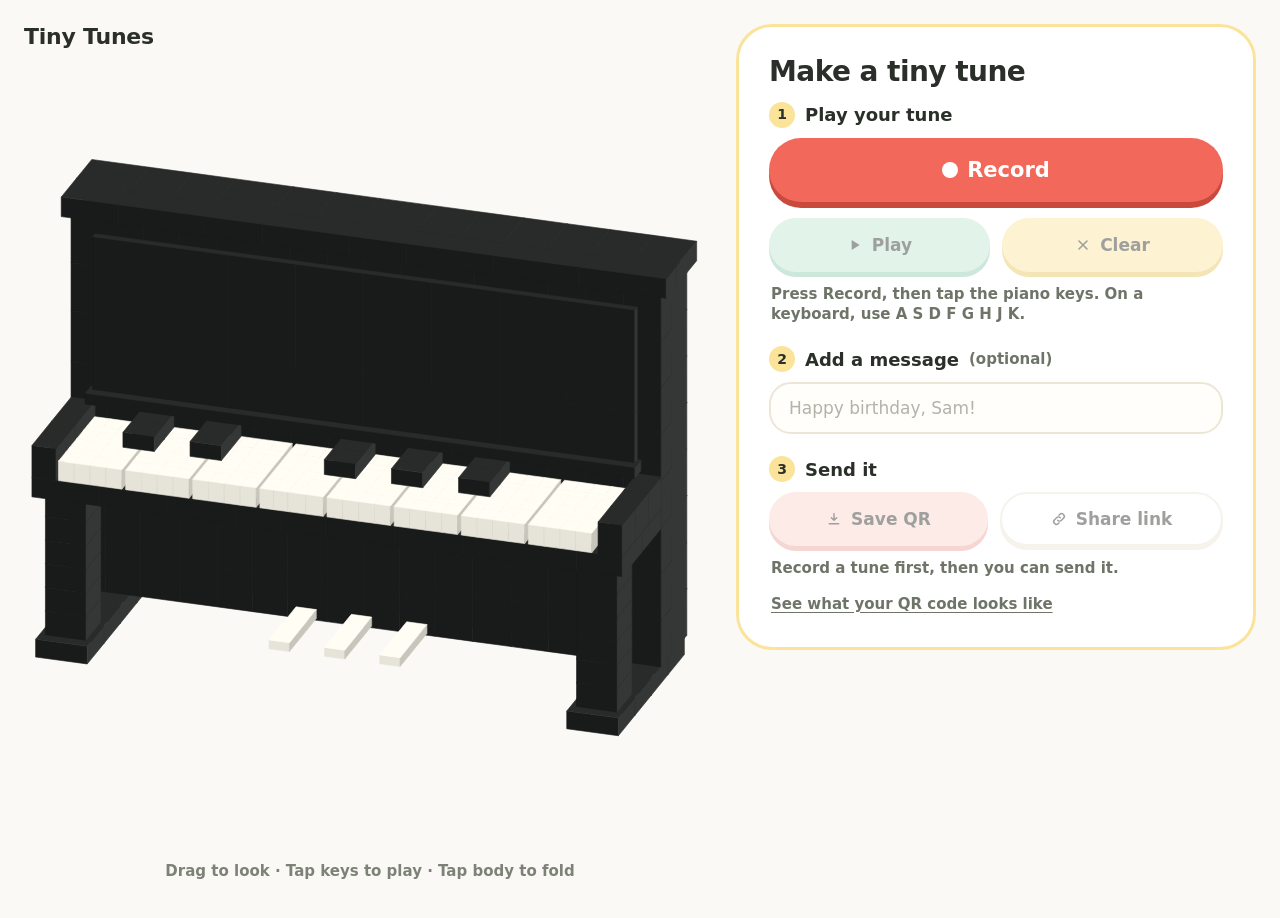
<file: index.html>
<!doctype html><html lang="en"><head><meta charset="utf-8"><meta name="viewport" content="width=device-width,initial-scale=1"><title>Tiny Tunes</title><meta name="description" content="Play a few notes, and send them as a QR code that unfolds into a little piano."><meta name="theme-color" content="#faf9f6"><meta property="og:type" content="website"><meta property="og:title" content="Tiny Tunes"><meta property="og:description" content="Play a few notes, and send them as a QR code that unfolds into a little piano."><meta property="og:url" content="https://zaichrista.github.io/Pocket-Grand/"><meta property="og:image" content="https://zaichrista.github.io/Pocket-Grand/og.png"><meta property="og:image:width" content="1200"><meta property="og:image:height" content="630"><meta name="twitter:card" content="summary_large_image"><meta name="twitter:title" content="Tiny Tunes"><meta name="twitter:description" content="Play a few notes, and send them as a QR code that unfolds into a little piano."><meta name="twitter:image" content="https://zaichrista.github.io/Pocket-Grand/og.png"><link rel="icon" href="data:image/svg+xml,%3Csvg xmlns='http://www.w3.org/2000/svg' viewBox='0 0 32 32'%3E%3Crect width='32' height='32' rx='7' fill='%23242622'/%3E%3Crect x='6' y='8' width='4' height='16' rx='1' fill='%23fffdf4'/%3E%3Crect x='11' y='8' width='4' height='16' rx='1' fill='%23fffdf4'/%3E%3Crect x='16' y='8' width='4' height='16' rx='1' fill='%23fffdf4'/%3E%3Crect x='21' y='8' width='4' height='16' rx='1' fill='%23fffdf4'/%3E%3Crect x='9' y='8' width='3' height='9' fill='%23c98a1b'/%3E%3Crect x='19' y='8' width='3' height='9' fill='%23c98a1b'/%3E%3C/svg%3E"><style>*{box-sizing:border-box}
:root{--ink:#2b2f2a;--soft:#6f7468;--cream:#faf9f6;--coral:#f2685a;--coral-d:#c94a3d;--mint:#bfe8d2;--mint-d:#8fcbb0;--butter:#fbe39a;--butter-d:#e8c75f;--line:#ece6d6;--font:ui-rounded,'SF Pro Rounded','Nunito','Segoe UI Variable Display',system-ui,sans-serif}
html,body,main{margin:0;width:100%;height:100%;overflow:hidden}
body{background:var(--cream);color:var(--ink);font:17px/1.4 var(--font)}
main{display:grid;place-items:center}
canvas{width:min(100vw,100dvh,1120px);height:min(100vw,100dvh,1120px);display:block;touch-action:none;cursor:pointer;outline:none;-webkit-tap-highlight-color:transparent;user-select:none;-webkit-user-select:none}
canvas:focus-visible,button:focus-visible,input:focus-visible{outline:3px solid #536758;outline-offset:3px}
canvas.pointer-focus:focus-visible{outline:none}
.brand{position:fixed;left:max(24px,env(safe-area-inset-left));top:max(26px,calc(env(safe-area-inset-top) + 10px));font:800 22px/1 var(--font);letter-spacing:-.01em;pointer-events:none}

/* ---- the bubbly menu ---- */
#menu{position:fixed;z-index:2;right:max(24px,env(safe-area-inset-right));top:max(24px,env(safe-area-inset-top));width:min(520px,calc(100vw - 32px));max-height:calc(100dvh - 48px);overflow:auto;padding:30px 30px 28px;background:#fff;border:3px solid var(--butter);border-radius:36px}
#menu h1{margin:0 0 14px;font:800 28px/1.1 var(--font);letter-spacing:-.02em}
.steps{list-style:none;margin:0;padding:0}.steps li{margin:0 0 22px}.steps li:last-child{margin-bottom:0}
.steps h2{display:flex;align-items:center;gap:10px;margin:0 0 10px;font:800 18px/1.2 var(--font)}
.steps h2 em{font-style:normal;font-weight:600;color:var(--soft);font-size:15px}
.steps h2 b{flex:none;display:grid;place-items:center;width:26px;height:26px;border-radius:50%;background:var(--butter);font-size:14px}
.status{margin:12px 2px 0;font-size:15px;line-height:1.35;color:var(--soft);font-weight:600}
#menu .link{margin-top:10px;background:none;padding:6px 2px;font-size:15px;color:var(--soft);text-decoration:underline;text-underline-offset:3px;box-shadow:none}
#menu .link:disabled{opacity:.4}
.steps h2+.pair{margin-top:0}.receiver{display:none}.received .receiver{display:block}.received .composer{display:none}
.got{margin:0 0 18px;font:italic 22px/1.35 Georgia,'Times New Roman',serif;color:#39433a;overflow-wrap:anywhere}
.receiver .ghost{width:100%;margin-top:14px;min-height:54px;border-radius:999px}
.lede{margin:8px 0 18px;color:var(--soft);font-size:16px}
#menu button{font:700 17px var(--font);cursor:pointer;display:inline-flex;align-items:center;justify-content:center;gap:9px;border:0;color:var(--ink);transition:transform .12s,box-shadow .12s,background .15s}
#menu button:disabled{cursor:default;opacity:.45}
.big{width:100%;min-height:64px;border-radius:999px;background:var(--coral);color:#fff!important;font-size:21px!important;box-shadow:0 6px 0 var(--coral-d)}
.big:hover:not(:disabled){transform:translateY(-2px);box-shadow:0 8px 0 var(--coral-d)}
.big:active:not(:disabled){transform:translateY(5px);box-shadow:0 1px 0 var(--coral-d)}
.dot{width:16px;height:16px;border-radius:50%;background:#fff}
.recording .big{background:#d9402f;animation:wobble 1.2s ease-in-out infinite}
.recording .dot{border-radius:5px;animation:pulse 1.1s ease-in-out infinite}
.pair{display:flex;gap:12px;margin-top:16px}
.pair button{flex:1;min-height:54px;border-radius:999px}
.mint{background:var(--mint);box-shadow:0 5px 0 var(--mint-d)}
.butter{background:var(--butter);box-shadow:0 5px 0 var(--butter-d)}
.blush{background:#fcd3cd;box-shadow:0 5px 0 #eba69d}
.blush:active:not(:disabled){transform:translateY(4px);box-shadow:0 1px 0 #eba69d}
.mint:hover:not(:disabled),.butter:hover:not(:disabled),.blush:hover:not(:disabled){transform:translateY(-2px)}
.mint:active:not(:disabled){transform:translateY(4px);box-shadow:0 1px 0 var(--mint-d)}
.butter:active:not(:disabled){transform:translateY(4px);box-shadow:0 1px 0 var(--butter-d)}
.chip{display:inline-flex;gap:7px;align-items:center;margin:20px 0 4px;padding:6px 14px;background:#fff7dc;border-radius:999px;font-weight:700;font-size:15px;color:#7a5c0b}
.field{display:block}
.field>span,.field label{display:block;margin-bottom:8px;font-weight:800;font-size:16px}
.field em{font-style:normal;font-weight:600;color:var(--soft);font-size:14px}
input{width:100%;padding:14px 18px;border:2px solid var(--line);border-radius:22px;background:#fffefb;color:var(--ink);font:600 17px var(--font);transition:border-color .15s,box-shadow .15s}
input::placeholder{color:#b1b4a8;font-weight:500}
input:focus{outline:none;border-color:var(--butter-d);box-shadow:0 0 0 5px #fbe39a66}
#error,#homeerr{display:block;margin-top:10px;color:#b23b27;font-weight:600;font-size:14px}
.steps .field{margin:0}
#where{margin-top:14px}#where label{display:block;margin-bottom:8px;font-weight:800;font-size:16px}#where[hidden],#error[hidden],#homeerr[hidden]{display:none}
.ghost{background:#fff!important;border:2px solid var(--line)!important;box-shadow:0 4px 0 var(--line)}
.ghost:hover{transform:translateY(-2px);border-color:var(--butter-d)!important}
.ghost:active{transform:translateY(3px);box-shadow:0 1px 0 var(--line)}
@keyframes pulse{50%{opacity:.4}}
@keyframes wobble{50%{transform:scale(1.015)}}

/* ---- message card + hint ---- */
.note{position:fixed;left:50%;top:max(76px,calc(env(safe-area-inset-top) + 60px));transform:translate(-50%,-6px);width:min(86vw,520px);margin:0;text-align:center;font:italic 24px/1.35 Georgia,'Times New Roman',serif;color:#39433a;opacity:0;pointer-events:none;transition:opacity .6s .3s,transform .6s .3s;overflow-wrap:anywhere}
.note.show{opacity:1;transform:translate(-50%,0)}
.hint{position:fixed;bottom:max(18px,env(safe-area-inset-bottom));left:20px;right:20px;text-align:center;font-size:15px;font-weight:600;color:#7d8277;pointer-events:none;margin:0}
.sr{position:absolute;width:1px;height:1px;overflow:hidden;clip-path:inset(50%)}
@media (prefers-reduced-motion:reduce){.recording .big,.recording .dot{animation:none}.note{transition:none}#menu button{transition:none}}

/* Wide screens: centred when there is room; otherwise it slides left (and, if it must, shrinks)
   just enough that the whole piano and QR stay clear of the menu. 0.88 is the piano's width
   as a share of the canvas, plus a little breathing room. */
@media (min-width:900px){
 :root{--menu:clamp(380px,42vw,520px);--res:calc(var(--menu) + 40px);
  --size:min(100vw,100dvh,1120px);
  --fit:min(var(--size),max(280px,calc((100vw - var(--res)) / .88)));
  --pr:max(0px,calc(2 * var(--res) + .88 * var(--fit) - 100vw))}
 #menu{width:var(--menu)}
 main{padding-right:var(--pr);grid-template-columns:minmax(0,1fr)}
 canvas{width:var(--fit);height:var(--fit)}
 .note{left:calc(50% - var(--pr) / 2)}
 .hint{right:var(--pr)}
}
/* Phones and small tablets: the menu is a bubbly sheet at the bottom. */
@media (max-width:899px){
 #menu{top:auto;bottom:max(12px,env(safe-area-inset-bottom));left:12px;right:12px;width:auto;transform:none;padding:18px 16px 16px;border-radius:30px;max-height:58dvh}
 .composer h1{display:none}.steps li{margin-bottom:12px}.steps h2{font-size:15px;margin-bottom:7px}.steps h2 b{width:22px;height:22px;font-size:12px}.status{margin-top:8px;font-size:13.5px}.received h1{font-size:22px;margin-bottom:8px}.got{font-size:19px;margin-bottom:12px}
 #menu{padding:14px 14px 14px}
 .big{min-height:54px}
 .pair{margin-top:10px;gap:8px}
 .pair button{min-height:46px}
 .send{margin-top:10px}
 .chip{margin:10px 0 0}
 .field{margin-top:10px}
 .field label{margin-bottom:6px}
  input{padding:11px 16px}
 main{place-items:start center;padding-top:60px}
 .hint{top:max(54px,calc(env(safe-area-inset-top) + 40px));bottom:auto;font-size:14px}
 .note{top:max(78px,calc(env(safe-area-inset-top) + 62px));font-size:17px;line-height:1.25;text-shadow:0 0 5px var(--cream),0 0 10px var(--cream),0 0 14px var(--cream)}
}
</style></head><body>
<header class="brand">Tiny Tunes</header>
<main><canvas id="scene" role="button" tabindex="0" aria-label="Turn the QR code into a playable piano"></canvas></main>
<noscript><p style="position:fixed;inset:40% 20px auto;text-align:center;font:600 18px system-ui">Tiny Tunes needs JavaScript to play piano and make QR codes.</p></noscript>
<p id="note" class="note" aria-live="polite"></p>
<aside id="menu" aria-label="Make a tiny tune">
<section class="composer">
<h1>Make a tiny tune</h1>
<ol class="steps">
<li><h2><b>1</b> Play your tune</h2>
<button id="rec" class="big" type="button" aria-pressed="false"><i class="dot" aria-hidden="true"></i><span>Record</span></button>
<div class="pair"><button id="playbtn" class="mint" type="button"><svg viewBox="0 0 24 24" width="16" height="16" fill="currentColor" aria-hidden="true"><path d="M7 4.5v15l12-7.5z"/></svg><span>Play</span></button><button id="clear" class="butter" type="button"><svg viewBox="0 0 24 24" width="16" height="16" fill="none" stroke="currentColor" stroke-width="2.4" stroke-linecap="round" aria-hidden="true"><path d="M6 6l12 12M18 6L6 18"/></svg><span>Clear</span></button></div>
<p id="status" class="status" aria-live="polite"></p></li>
<li><h2><b>2</b> Add a message <em>(optional)</em></h2>
<form class="field"><label class="sr" for="msg">Message</label><input id="msg" type="text" maxlength="80" autocomplete="off" placeholder="Happy birthday, Sam!"><small id="error" role="alert" hidden></small><div id="where" hidden><label for="home">Page address <em>(where you published this)</em></label><input id="home" type="url" inputmode="url" autocomplete="off" placeholder="https://you.github.io/tiny-tunes/"><small id="homeerr" role="alert" hidden></small></div></form></li>
<li><h2><b>3</b> Send it</h2>
<div class="pair"><button type="button" id="save" class="blush"><svg viewBox="0 0 24 24" width="16" height="16" fill="none" stroke="currentColor" stroke-width="2.2" stroke-linecap="round" stroke-linejoin="round" aria-hidden="true"><path d="M12 4v10m0 0l-4-4m4 4l4-4M5 19h14"/></svg><span>Save QR</span></button><button type="button" id="share" class="ghost"><svg viewBox="0 0 24 24" width="16" height="16" fill="none" stroke="currentColor" stroke-width="2.2" stroke-linecap="round" stroke-linejoin="round" aria-hidden="true"><path d="M10 14a4 4 0 005.7 0l3-3a4 4 0 00-5.7-5.7l-1 1M14 10a4 4 0 00-5.7 0l-3 3a4 4 0 005.7 5.7l1-1"/></svg><span>Share link</span></button></div>
<p id="sendnote" class="status"></p>
<button type="button" id="fold" class="link"></button></li>
</ol>
</section>
<section class="receiver">
<h1>You got a tiny tune</h1>
<p id="gotmsg" class="got"></p>
<button id="open" class="big" type="button"><svg viewBox="0 0 24 24" width="20" height="20" fill="currentColor" aria-hidden="true"><path d="M7 4.5v15l12-7.5z"/></svg><span>Open &amp; play</span></button>
<button id="mine" class="ghost" type="button"><span>Make your own</span></button>
</section>
</aside>
<p id="hint" class="hint"></p><p id="announce" class="sr" aria-live="polite"></p><script>const QRCode=(()=>{const factories={'QRUtil':function(module,exports,require){
var QRMode = require('./QRMode');
var QRPolynomial = require('./QRPolynomial');
var QRMath = require('./QRMath');
var QRMaskPattern = require('./QRMaskPattern');

var QRUtil = {

    PATTERN_POSITION_TABLE : [
        [],
        [6, 18],
        [6, 22],
        [6, 26],
        [6, 30],
        [6, 34],
        [6, 22, 38],
        [6, 24, 42],
        [6, 26, 46],
        [6, 28, 50],
        [6, 30, 54],        
        [6, 32, 58],
        [6, 34, 62],
        [6, 26, 46, 66],
        [6, 26, 48, 70],
        [6, 26, 50, 74],
        [6, 30, 54, 78],
        [6, 30, 56, 82],
        [6, 30, 58, 86],
        [6, 34, 62, 90],
        [6, 28, 50, 72, 94],
        [6, 26, 50, 74, 98],
        [6, 30, 54, 78, 102],
        [6, 28, 54, 80, 106],
        [6, 32, 58, 84, 110],
        [6, 30, 58, 86, 114],
        [6, 34, 62, 90, 118],
        [6, 26, 50, 74, 98, 122],
        [6, 30, 54, 78, 102, 126],
        [6, 26, 52, 78, 104, 130],
        [6, 30, 56, 82, 108, 134],
        [6, 34, 60, 86, 112, 138],
        [6, 30, 58, 86, 114, 142],
        [6, 34, 62, 90, 118, 146],
        [6, 30, 54, 78, 102, 126, 150],
        [6, 24, 50, 76, 102, 128, 154],
        [6, 28, 54, 80, 106, 132, 158],
        [6, 32, 58, 84, 110, 136, 162],
        [6, 26, 54, 82, 110, 138, 166],
        [6, 30, 58, 86, 114, 142, 170]
    ],

    G15 : (1 << 10) | (1 << 8) | (1 << 5) | (1 << 4) | (1 << 2) | (1 << 1) | (1 << 0),
    G18 : (1 << 12) | (1 << 11) | (1 << 10) | (1 << 9) | (1 << 8) | (1 << 5) | (1 << 2) | (1 << 0),
    G15_MASK : (1 << 14) | (1 << 12) | (1 << 10)    | (1 << 4) | (1 << 1),

    getBCHTypeInfo : function(data) {
        var d = data << 10;
        while (QRUtil.getBCHDigit(d) - QRUtil.getBCHDigit(QRUtil.G15) >= 0) {
            d ^= (QRUtil.G15 << (QRUtil.getBCHDigit(d) - QRUtil.getBCHDigit(QRUtil.G15) ) );    
        }
        return ( (data << 10) | d) ^ QRUtil.G15_MASK;
    },

    getBCHTypeNumber : function(data) {
        var d = data << 12;
        while (QRUtil.getBCHDigit(d) - QRUtil.getBCHDigit(QRUtil.G18) >= 0) {
            d ^= (QRUtil.G18 << (QRUtil.getBCHDigit(d) - QRUtil.getBCHDigit(QRUtil.G18) ) );    
        }
        return (data << 12) | d;
    },

    getBCHDigit : function(data) {

        var digit = 0;

        while (data !== 0) {
            digit++;
            data >>>= 1;
        }

        return digit;
    },

    getPatternPosition : function(typeNumber) {
        return QRUtil.PATTERN_POSITION_TABLE[typeNumber - 1];
    },

    getMask : function(maskPattern, i, j) {
        
        switch (maskPattern) {
            
        case QRMaskPattern.PATTERN000 : return (i + j) % 2 === 0;
        case QRMaskPattern.PATTERN001 : return i % 2 === 0;
        case QRMaskPattern.PATTERN010 : return j % 3 === 0;
        case QRMaskPattern.PATTERN011 : return (i + j) % 3 === 0;
        case QRMaskPattern.PATTERN100 : return (Math.floor(i / 2) + Math.floor(j / 3) ) % 2 === 0;
        case QRMaskPattern.PATTERN101 : return (i * j) % 2 + (i * j) % 3 === 0;
        case QRMaskPattern.PATTERN110 : return ( (i * j) % 2 + (i * j) % 3) % 2 === 0;
        case QRMaskPattern.PATTERN111 : return ( (i * j) % 3 + (i + j) % 2) % 2 === 0;

        default :
            throw new Error("bad maskPattern:" + maskPattern);
        }
    },

    getErrorCorrectPolynomial : function(errorCorrectLength) {

        var a = new QRPolynomial([1], 0);

        for (var i = 0; i < errorCorrectLength; i++) {
            a = a.multiply(new QRPolynomial([1, QRMath.gexp(i)], 0) );
        }

        return a;
    },

    getLengthInBits : function(mode, type) {

        if (1 <= type && type < 10) {

            // 1 - 9

            switch(mode) {
            case QRMode.MODE_NUMBER     : return 10;
            case QRMode.MODE_ALPHA_NUM  : return 9;
            case QRMode.MODE_8BIT_BYTE  : return 8;
            case QRMode.MODE_KANJI      : return 8;
            default :
                throw new Error("mode:" + mode);
            }

        } else if (type < 27) {

            // 10 - 26

            switch(mode) {
            case QRMode.MODE_NUMBER     : return 12;
            case QRMode.MODE_ALPHA_NUM  : return 11;
            case QRMode.MODE_8BIT_BYTE  : return 16;
            case QRMode.MODE_KANJI      : return 10;
            default :
                throw new Error("mode:" + mode);
            }

        } else if (type < 41) {

            // 27 - 40

            switch(mode) {
            case QRMode.MODE_NUMBER     : return 14;
            case QRMode.MODE_ALPHA_NUM  : return 13;
            case QRMode.MODE_8BIT_BYTE  : return 16;
            case QRMode.MODE_KANJI      : return 12;
            default :
                throw new Error("mode:" + mode);
            }

        } else {
            throw new Error("type:" + type);
        }
    },

    getLostPoint : function(qrCode) {
        
        var moduleCount = qrCode.getModuleCount();
        var lostPoint = 0;
        var row = 0; 
        var col = 0;

        
        // LEVEL1
        
        for (row = 0; row < moduleCount; row++) {

            for (col = 0; col < moduleCount; col++) {

                var sameCount = 0;
                var dark = qrCode.isDark(row, col);

                for (var r = -1; r <= 1; r++) {

                    if (row + r < 0 || moduleCount <= row + r) {
                        continue;
                    }

                    for (var c = -1; c <= 1; c++) {

                        if (col + c < 0 || moduleCount <= col + c) {
                            continue;
                        }

                        if (r === 0 && c === 0) {
                            continue;
                        }

                        if (dark === qrCode.isDark(row + r, col + c) ) {
                            sameCount++;
                        }
                    }
                }

                if (sameCount > 5) {
                    lostPoint += (3 + sameCount - 5);
                }
            }
        }

        // LEVEL2

        for (row = 0; row < moduleCount - 1; row++) {
            for (col = 0; col < moduleCount - 1; col++) {
                var count = 0;
                if (qrCode.isDark(row,     col    ) ) count++;
                if (qrCode.isDark(row + 1, col    ) ) count++;
                if (qrCode.isDark(row,     col + 1) ) count++;
                if (qrCode.isDark(row + 1, col + 1) ) count++;
                if (count === 0 || count === 4) {
                    lostPoint += 3;
                }
            }
        }

        // LEVEL3

        for (row = 0; row < moduleCount; row++) {
            for (col = 0; col < moduleCount - 6; col++) {
                if (qrCode.isDark(row, col) && 
                        !qrCode.isDark(row, col + 1) && 
                         qrCode.isDark(row, col + 2) && 
                         qrCode.isDark(row, col + 3) && 
                         qrCode.isDark(row, col + 4) && 
                        !qrCode.isDark(row, col + 5) && 
                         qrCode.isDark(row, col + 6) ) {
                    lostPoint += 40;
                }
            }
        }

        for (col = 0; col < moduleCount; col++) {
            for (row = 0; row < moduleCount - 6; row++) {
                if (qrCode.isDark(row, col) &&
                        !qrCode.isDark(row + 1, col) &&
                         qrCode.isDark(row + 2, col) &&
                         qrCode.isDark(row + 3, col) &&
                         qrCode.isDark(row + 4, col) &&
                        !qrCode.isDark(row + 5, col) &&
                         qrCode.isDark(row + 6, col) ) {
                    lostPoint += 40;
                }
            }
        }

        // LEVEL4
        
        var darkCount = 0;

        for (col = 0; col < moduleCount; col++) {
            for (row = 0; row < moduleCount; row++) {
                if (qrCode.isDark(row, col) ) {
                    darkCount++;
                }
            }
        }
        
        var ratio = Math.abs(100 * darkCount / moduleCount / moduleCount - 50) / 5;
        lostPoint += ratio * 10;

        return lostPoint;       
    }

};

module.exports = QRUtil;

},
'QRErrorCorrectLevel':function(module,exports,require){
module.exports = {
	L : 1,
	M : 0,
	Q : 3,
	H : 2
};


},
'index':function(module,exports,require){
//---------------------------------------------------------------------
// QRCode for JavaScript
//
// Copyright (c) 2009 Kazuhiko Arase
//
// URL: http://www.d-project.com/
//
// Licensed under the MIT license:
//   http://www.opensource.org/licenses/mit-license.php
//
// The word "QR Code" is registered trademark of 
// DENSO WAVE INCORPORATED
//   http://www.denso-wave.com/qrcode/faqpatent-e.html
//
//---------------------------------------------------------------------
// Modified to work in node for this project (and some refactoring)
//---------------------------------------------------------------------

var QR8bitByte = require('./QR8bitByte');
var QRUtil = require('./QRUtil');
var QRPolynomial = require('./QRPolynomial');
var QRRSBlock = require('./QRRSBlock');
var QRBitBuffer = require('./QRBitBuffer');

function QRCode(typeNumber, errorCorrectLevel) {
	this.typeNumber = typeNumber;
	this.errorCorrectLevel = errorCorrectLevel;
	this.modules = null;
	this.moduleCount = 0;
	this.dataCache = null;
	this.dataList = [];
}

QRCode.prototype = {
	
	addData : function(data) {
		var newData = new QR8bitByte(data);
		this.dataList.push(newData);
		this.dataCache = null;
	},
	
	isDark : function(row, col) {
		if (row < 0 || this.moduleCount <= row || col < 0 || this.moduleCount <= col) {
			throw new Error(row + "," + col);
		}
		return this.modules[row][col];
	},

	getModuleCount : function() {
		return this.moduleCount;
	},
	
	make : function() {
		// Calculate automatically typeNumber if provided is < 1
		if (this.typeNumber < 1 ){
			var typeNumber = 1;
			for (typeNumber = 1; typeNumber < 40; typeNumber++) {
				var rsBlocks = QRRSBlock.getRSBlocks(typeNumber, this.errorCorrectLevel);

				var buffer = new QRBitBuffer();
				var totalDataCount = 0;
				for (var i = 0; i < rsBlocks.length; i++) {
					totalDataCount += rsBlocks[i].dataCount;
				}

				for (var x = 0; x < this.dataList.length; x++) {
					var data = this.dataList[x];
					buffer.put(data.mode, 4);
					buffer.put(data.getLength(), QRUtil.getLengthInBits(data.mode, typeNumber) );
					data.write(buffer);
				}
				if (buffer.getLengthInBits() <= totalDataCount * 8)
					break;
			}
			this.typeNumber = typeNumber;
		}
		this.makeImpl(false, this.getBestMaskPattern() );
	},
	
	makeImpl : function(test, maskPattern) {
		
		this.moduleCount = this.typeNumber * 4 + 17;
		this.modules = new Array(this.moduleCount);
		
		for (var row = 0; row < this.moduleCount; row++) {
			
			this.modules[row] = new Array(this.moduleCount);
			
			for (var col = 0; col < this.moduleCount; col++) {
				this.modules[row][col] = null;//(col + row) % 3;
			}
		}
	
		this.setupPositionProbePattern(0, 0);
		this.setupPositionProbePattern(this.moduleCount - 7, 0);
		this.setupPositionProbePattern(0, this.moduleCount - 7);
		this.setupPositionAdjustPattern();
		this.setupTimingPattern();
		this.setupTypeInfo(test, maskPattern);
		
		if (this.typeNumber >= 7) {
			this.setupTypeNumber(test);
		}
	
		if (this.dataCache === null) {
			this.dataCache = QRCode.createData(this.typeNumber, this.errorCorrectLevel, this.dataList);
		}
	
		this.mapData(this.dataCache, maskPattern);
	},

	setupPositionProbePattern : function(row, col)  {
		
		for (var r = -1; r <= 7; r++) {
			
			if (row + r <= -1 || this.moduleCount <= row + r) continue;
			
			for (var c = -1; c <= 7; c++) {
				
				if (col + c <= -1 || this.moduleCount <= col + c) continue;
				
				if ( (0 <= r && r <= 6 && (c === 0 || c === 6) ) || 
                     (0 <= c && c <= 6 && (r === 0 || r === 6) ) || 
                     (2 <= r && r <= 4 && 2 <= c && c <= 4) ) {
					this.modules[row + r][col + c] = true;
				} else {
					this.modules[row + r][col + c] = false;
				}
			}		
		}		
	},
	
	getBestMaskPattern : function() {
	
		var minLostPoint = 0;
		var pattern = 0;
	
		for (var i = 0; i < 8; i++) {
			
			this.makeImpl(true, i);
	
			var lostPoint = QRUtil.getLostPoint(this);
	
			if (i === 0 || minLostPoint >  lostPoint) {
				minLostPoint = lostPoint;
				pattern = i;
			}
		}
	
		return pattern;
	},
	
	createMovieClip : function(target_mc, instance_name, depth) {
	
		var qr_mc = target_mc.createEmptyMovieClip(instance_name, depth);
		var cs = 1;
	
		this.make();

		for (var row = 0; row < this.modules.length; row++) {
			
			var y = row * cs;
			
			for (var col = 0; col < this.modules[row].length; col++) {
	
				var x = col * cs;
				var dark = this.modules[row][col];
			
				if (dark) {
					qr_mc.beginFill(0, 100);
					qr_mc.moveTo(x, y);
					qr_mc.lineTo(x + cs, y);
					qr_mc.lineTo(x + cs, y + cs);
					qr_mc.lineTo(x, y + cs);
					qr_mc.endFill();
				}
			}
		}
		
		return qr_mc;
	},

	setupTimingPattern : function() {
		
		for (var r = 8; r < this.moduleCount - 8; r++) {
			if (this.modules[r][6] !== null) {
				continue;
			}
			this.modules[r][6] = (r % 2 === 0);
		}
	
		for (var c = 8; c < this.moduleCount - 8; c++) {
			if (this.modules[6][c] !== null) {
				continue;
			}
			this.modules[6][c] = (c % 2 === 0);
		}
	},
	
	setupPositionAdjustPattern : function() {
	
		var pos = QRUtil.getPatternPosition(this.typeNumber);
		
		for (var i = 0; i < pos.length; i++) {
		
			for (var j = 0; j < pos.length; j++) {
			
				var row = pos[i];
				var col = pos[j];
				
				if (this.modules[row][col] !== null) {
					continue;
				}
				
				for (var r = -2; r <= 2; r++) {
				
					for (var c = -2; c <= 2; c++) {
					
						if (Math.abs(r) === 2 || 
                            Math.abs(c) === 2 ||
                            (r === 0 && c === 0) ) {
							this.modules[row + r][col + c] = true;
						} else {
							this.modules[row + r][col + c] = false;
						}
					}
				}
			}
		}
	},
	
	setupTypeNumber : function(test) {
	
		var bits = QRUtil.getBCHTypeNumber(this.typeNumber);
        var mod;
	
		for (var i = 0; i < 18; i++) {
			mod = (!test && ( (bits >> i) & 1) === 1);
			this.modules[Math.floor(i / 3)][i % 3 + this.moduleCount - 8 - 3] = mod;
		}
	
		for (var x = 0; x < 18; x++) {
			mod = (!test && ( (bits >> x) & 1) === 1);
			this.modules[x % 3 + this.moduleCount - 8 - 3][Math.floor(x / 3)] = mod;
		}
	},
	
	setupTypeInfo : function(test, maskPattern) {
	
		var data = (this.errorCorrectLevel << 3) | maskPattern;
		var bits = QRUtil.getBCHTypeInfo(data);
        var mod;
	
		// vertical		
		for (var v = 0; v < 15; v++) {
	
			mod = (!test && ( (bits >> v) & 1) === 1);
	
			if (v < 6) {
				this.modules[v][8] = mod;
			} else if (v < 8) {
				this.modules[v + 1][8] = mod;
			} else {
				this.modules[this.moduleCount - 15 + v][8] = mod;
			}
		}
	
		// horizontal
		for (var h = 0; h < 15; h++) {
	
			mod = (!test && ( (bits >> h) & 1) === 1);
			
			if (h < 8) {
				this.modules[8][this.moduleCount - h - 1] = mod;
			} else if (h < 9) {
				this.modules[8][15 - h - 1 + 1] = mod;
			} else {
				this.modules[8][15 - h - 1] = mod;
			}
		}
	
		// fixed module
		this.modules[this.moduleCount - 8][8] = (!test);
	
	},
	
	mapData : function(data, maskPattern) {
		
		var inc = -1;
		var row = this.moduleCount - 1;
		var bitIndex = 7;
		var byteIndex = 0;
		
		for (var col = this.moduleCount - 1; col > 0; col -= 2) {
	
			if (col === 6) col--;
	
			while (true) {
	
				for (var c = 0; c < 2; c++) {
					
					if (this.modules[row][col - c] === null) {
						
						var dark = false;
	
						if (byteIndex < data.length) {
							dark = ( ( (data[byteIndex] >>> bitIndex) & 1) === 1);
						}
	
						var mask = QRUtil.getMask(maskPattern, row, col - c);
	
						if (mask) {
							dark = !dark;
						}
						
						this.modules[row][col - c] = dark;
						bitIndex--;
	
						if (bitIndex === -1) {
							byteIndex++;
							bitIndex = 7;
						}
					}
				}
								
				row += inc;
	
				if (row < 0 || this.moduleCount <= row) {
					row -= inc;
					inc = -inc;
					break;
				}
			}
		}
		
	}

};

QRCode.PAD0 = 0xEC;
QRCode.PAD1 = 0x11;

QRCode.createData = function(typeNumber, errorCorrectLevel, dataList) {
	
	var rsBlocks = QRRSBlock.getRSBlocks(typeNumber, errorCorrectLevel);
	
	var buffer = new QRBitBuffer();
	
	for (var i = 0; i < dataList.length; i++) {
		var data = dataList[i];
		buffer.put(data.mode, 4);
		buffer.put(data.getLength(), QRUtil.getLengthInBits(data.mode, typeNumber) );
		data.write(buffer);
	}

	// calc num max data.
	var totalDataCount = 0;
	for (var x = 0; x < rsBlocks.length; x++) {
		totalDataCount += rsBlocks[x].dataCount;
	}

	if (buffer.getLengthInBits() > totalDataCount * 8) {
		throw new Error("code length overflow. (" + 
            buffer.getLengthInBits() + 
            ">" +  
            totalDataCount * 8 + 
            ")");
	}

	// end code
	if (buffer.getLengthInBits() + 4 <= totalDataCount * 8) {
		buffer.put(0, 4);
	}

	// padding
	while (buffer.getLengthInBits() % 8 !== 0) {
		buffer.putBit(false);
	}

	// padding
	while (true) {
		
		if (buffer.getLengthInBits() >= totalDataCount * 8) {
			break;
		}
		buffer.put(QRCode.PAD0, 8);
		
		if (buffer.getLengthInBits() >= totalDataCount * 8) {
			break;
		}
		buffer.put(QRCode.PAD1, 8);
	}

	return QRCode.createBytes(buffer, rsBlocks);
};

QRCode.createBytes = function(buffer, rsBlocks) {

	var offset = 0;
	
	var maxDcCount = 0;
	var maxEcCount = 0;
	
	var dcdata = new Array(rsBlocks.length);
	var ecdata = new Array(rsBlocks.length);
	
	for (var r = 0; r < rsBlocks.length; r++) {

		var dcCount = rsBlocks[r].dataCount;
		var ecCount = rsBlocks[r].totalCount - dcCount;

		maxDcCount = Math.max(maxDcCount, dcCount);
		maxEcCount = Math.max(maxEcCount, ecCount);
		
		dcdata[r] = new Array(dcCount);
		
		for (var i = 0; i < dcdata[r].length; i++) {
			dcdata[r][i] = 0xff & buffer.buffer[i + offset];
		}
		offset += dcCount;
		
		var rsPoly = QRUtil.getErrorCorrectPolynomial(ecCount);
		var rawPoly = new QRPolynomial(dcdata[r], rsPoly.getLength() - 1);

		var modPoly = rawPoly.mod(rsPoly);
		ecdata[r] = new Array(rsPoly.getLength() - 1);
		for (var x = 0; x < ecdata[r].length; x++) {
            var modIndex = x + modPoly.getLength() - ecdata[r].length;
			ecdata[r][x] = (modIndex >= 0)? modPoly.get(modIndex) : 0;
		}

	}
	
	var totalCodeCount = 0;
	for (var y = 0; y < rsBlocks.length; y++) {
		totalCodeCount += rsBlocks[y].totalCount;
	}

	var data = new Array(totalCodeCount);
	var index = 0;

	for (var z = 0; z < maxDcCount; z++) {
		for (var s = 0; s < rsBlocks.length; s++) {
			if (z < dcdata[s].length) {
				data[index++] = dcdata[s][z];
			}
		}
	}

	for (var xx = 0; xx < maxEcCount; xx++) {
		for (var t = 0; t < rsBlocks.length; t++) {
			if (xx < ecdata[t].length) {
				data[index++] = ecdata[t][xx];
			}
		}
	}

	return data;

};

module.exports = QRCode;

},
'QR8bitByte':function(module,exports,require){
var QRMode = require('./QRMode');

function QR8bitByte(data) {
	this.mode = QRMode.MODE_8BIT_BYTE;
	this.data = data;
}

QR8bitByte.prototype = {

	getLength : function() {
		return this.data.length;
	},
	
	write : function(buffer) {
		for (var i = 0; i < this.data.length; i++) {
			// not JIS ...
			buffer.put(this.data.charCodeAt(i), 8);
		}
	}
};

module.exports = QR8bitByte;

},
'QRRSBlock':function(module,exports,require){
var QRErrorCorrectLevel = require('./QRErrorCorrectLevel');

function QRRSBlock(totalCount, dataCount) {
	this.totalCount = totalCount;
	this.dataCount  = dataCount;
}

QRRSBlock.RS_BLOCK_TABLE = [

	// L
	// M
	// Q
	// H

	// 1
	[1, 26, 19],
	[1, 26, 16],
	[1, 26, 13],
	[1, 26, 9],
	
	// 2
	[1, 44, 34],
	[1, 44, 28],
	[1, 44, 22],
	[1, 44, 16],

	// 3
	[1, 70, 55],
	[1, 70, 44],
	[2, 35, 17],
	[2, 35, 13],

	// 4		
	[1, 100, 80],
	[2, 50, 32],
	[2, 50, 24],
	[4, 25, 9],
	
	// 5
	[1, 134, 108],
	[2, 67, 43],
	[2, 33, 15, 2, 34, 16],
	[2, 33, 11, 2, 34, 12],
	
	// 6
	[2, 86, 68],
	[4, 43, 27],
	[4, 43, 19],
	[4, 43, 15],
	
	// 7		
	[2, 98, 78],
	[4, 49, 31],
	[2, 32, 14, 4, 33, 15],
	[4, 39, 13, 1, 40, 14],
	
	// 8
	[2, 121, 97],
	[2, 60, 38, 2, 61, 39],
	[4, 40, 18, 2, 41, 19],
	[4, 40, 14, 2, 41, 15],
	
	// 9
	[2, 146, 116],
	[3, 58, 36, 2, 59, 37],
	[4, 36, 16, 4, 37, 17],
	[4, 36, 12, 4, 37, 13],
	
	// 10		
	[2, 86, 68, 2, 87, 69],
	[4, 69, 43, 1, 70, 44],
	[6, 43, 19, 2, 44, 20],
	[6, 43, 15, 2, 44, 16],

	// 11
	[4, 101, 81],
	[1, 80, 50, 4, 81, 51],
	[4, 50, 22, 4, 51, 23],
	[3, 36, 12, 8, 37, 13],

	// 12
	[2, 116, 92, 2, 117, 93],
	[6, 58, 36, 2, 59, 37],
	[4, 46, 20, 6, 47, 21],
	[7, 42, 14, 4, 43, 15],

	// 13
	[4, 133, 107],
	[8, 59, 37, 1, 60, 38],
	[8, 44, 20, 4, 45, 21],
	[12, 33, 11, 4, 34, 12],

	// 14
	[3, 145, 115, 1, 146, 116],
	[4, 64, 40, 5, 65, 41],
	[11, 36, 16, 5, 37, 17],
	[11, 36, 12, 5, 37, 13],

	// 15
	[5, 109, 87, 1, 110, 88],
	[5, 65, 41, 5, 66, 42],
	[5, 54, 24, 7, 55, 25],
	[11, 36, 12],

	// 16
	[5, 122, 98, 1, 123, 99],
	[7, 73, 45, 3, 74, 46],
	[15, 43, 19, 2, 44, 20],
	[3, 45, 15, 13, 46, 16],

	// 17
	[1, 135, 107, 5, 136, 108],
	[10, 74, 46, 1, 75, 47],
	[1, 50, 22, 15, 51, 23],
	[2, 42, 14, 17, 43, 15],

	// 18
	[5, 150, 120, 1, 151, 121],
	[9, 69, 43, 4, 70, 44],
	[17, 50, 22, 1, 51, 23],
	[2, 42, 14, 19, 43, 15],

	// 19
	[3, 141, 113, 4, 142, 114],
	[3, 70, 44, 11, 71, 45],
	[17, 47, 21, 4, 48, 22],
	[9, 39, 13, 16, 40, 14],

	// 20
	[3, 135, 107, 5, 136, 108],
	[3, 67, 41, 13, 68, 42],
	[15, 54, 24, 5, 55, 25],
	[15, 43, 15, 10, 44, 16],

	// 21
	[4, 144, 116, 4, 145, 117],
	[17, 68, 42],
	[17, 50, 22, 6, 51, 23],
	[19, 46, 16, 6, 47, 17],

	// 22
	[2, 139, 111, 7, 140, 112],
	[17, 74, 46],
	[7, 54, 24, 16, 55, 25],
	[34, 37, 13],

	// 23
	[4, 151, 121, 5, 152, 122],
	[4, 75, 47, 14, 76, 48],
	[11, 54, 24, 14, 55, 25],
	[16, 45, 15, 14, 46, 16],

	// 24
	[6, 147, 117, 4, 148, 118],
	[6, 73, 45, 14, 74, 46],
	[11, 54, 24, 16, 55, 25],
	[30, 46, 16, 2, 47, 17],

	// 25
	[8, 132, 106, 4, 133, 107],
	[8, 75, 47, 13, 76, 48],
	[7, 54, 24, 22, 55, 25],
	[22, 45, 15, 13, 46, 16],

	// 26
	[10, 142, 114, 2, 143, 115],
	[19, 74, 46, 4, 75, 47],
	[28, 50, 22, 6, 51, 23],
	[33, 46, 16, 4, 47, 17],

	// 27
	[8, 152, 122, 4, 153, 123],
	[22, 73, 45, 3, 74, 46],
	[8, 53, 23, 26, 54, 24],
	[12, 45, 15, 28, 46, 16],

	// 28
	[3, 147, 117, 10, 148, 118],
	[3, 73, 45, 23, 74, 46],
	[4, 54, 24, 31, 55, 25],
	[11, 45, 15, 31, 46, 16],

	// 29
	[7, 146, 116, 7, 147, 117],
	[21, 73, 45, 7, 74, 46],
	[1, 53, 23, 37, 54, 24],
	[19, 45, 15, 26, 46, 16],

	// 30
	[5, 145, 115, 10, 146, 116],
	[19, 75, 47, 10, 76, 48],
	[15, 54, 24, 25, 55, 25],
	[23, 45, 15, 25, 46, 16],

	// 31
	[13, 145, 115, 3, 146, 116],
	[2, 74, 46, 29, 75, 47],
	[42, 54, 24, 1, 55, 25],
	[23, 45, 15, 28, 46, 16],

	// 32
	[17, 145, 115],
	[10, 74, 46, 23, 75, 47],
	[10, 54, 24, 35, 55, 25],
	[19, 45, 15, 35, 46, 16],

	// 33
	[17, 145, 115, 1, 146, 116],
	[14, 74, 46, 21, 75, 47],
	[29, 54, 24, 19, 55, 25],
	[11, 45, 15, 46, 46, 16],

	// 34
	[13, 145, 115, 6, 146, 116],
	[14, 74, 46, 23, 75, 47],
	[44, 54, 24, 7, 55, 25],
	[59, 46, 16, 1, 47, 17],

	// 35
	[12, 151, 121, 7, 152, 122],
	[12, 75, 47, 26, 76, 48],
	[39, 54, 24, 14, 55, 25],
	[22, 45, 15, 41, 46, 16],

	// 36
	[6, 151, 121, 14, 152, 122],
	[6, 75, 47, 34, 76, 48],
	[46, 54, 24, 10, 55, 25],
	[2, 45, 15, 64, 46, 16],

	// 37
	[17, 152, 122, 4, 153, 123],
	[29, 74, 46, 14, 75, 47],
	[49, 54, 24, 10, 55, 25],
	[24, 45, 15, 46, 46, 16],

	// 38
	[4, 152, 122, 18, 153, 123],
	[13, 74, 46, 32, 75, 47],
	[48, 54, 24, 14, 55, 25],
	[42, 45, 15, 32, 46, 16],

	// 39
	[20, 147, 117, 4, 148, 118],
	[40, 75, 47, 7, 76, 48],
	[43, 54, 24, 22, 55, 25],
	[10, 45, 15, 67, 46, 16],

	// 40
	[19, 148, 118, 6, 149, 119],
	[18, 75, 47, 31, 76, 48],
	[34, 54, 24, 34, 55, 25],
	[20, 45, 15, 61, 46, 16]
];

QRRSBlock.getRSBlocks = function(typeNumber, errorCorrectLevel) {
	
	var rsBlock = QRRSBlock.getRsBlockTable(typeNumber, errorCorrectLevel);
	
	if (rsBlock === undefined) {
		throw new Error("bad rs block @ typeNumber:" + typeNumber + "/errorCorrectLevel:" + errorCorrectLevel);
	}

	var length = rsBlock.length / 3;
	
	var list = [];
	
	for (var i = 0; i < length; i++) {

		var count = rsBlock[i * 3 + 0];
		var totalCount = rsBlock[i * 3 + 1];
		var dataCount  = rsBlock[i * 3 + 2];

		for (var j = 0; j < count; j++) {
			list.push(new QRRSBlock(totalCount, dataCount) );	
		}
	}
	
	return list;
};

QRRSBlock.getRsBlockTable = function(typeNumber, errorCorrectLevel) {

	switch(errorCorrectLevel) {
	case QRErrorCorrectLevel.L :
		return QRRSBlock.RS_BLOCK_TABLE[(typeNumber - 1) * 4 + 0];
	case QRErrorCorrectLevel.M :
		return QRRSBlock.RS_BLOCK_TABLE[(typeNumber - 1) * 4 + 1];
	case QRErrorCorrectLevel.Q :
		return QRRSBlock.RS_BLOCK_TABLE[(typeNumber - 1) * 4 + 2];
	case QRErrorCorrectLevel.H :
		return QRRSBlock.RS_BLOCK_TABLE[(typeNumber - 1) * 4 + 3];
	default :
		return undefined;
	}
};

module.exports = QRRSBlock;

},
'QRMath':function(module,exports,require){
var QRMath = {

	glog : function(n) {
	
		if (n < 1) {
			throw new Error("glog(" + n + ")");
		}
		
		return QRMath.LOG_TABLE[n];
	},
	
	gexp : function(n) {
	
		while (n < 0) {
			n += 255;
		}
	
		while (n >= 256) {
			n -= 255;
		}
	
		return QRMath.EXP_TABLE[n];
	},
	
	EXP_TABLE : new Array(256),
	
	LOG_TABLE : new Array(256)

};
	
for (var i = 0; i < 8; i++) {
	QRMath.EXP_TABLE[i] = 1 << i;
}
for (var i = 8; i < 256; i++) {
	QRMath.EXP_TABLE[i] = QRMath.EXP_TABLE[i - 4]
		^ QRMath.EXP_TABLE[i - 5]
		^ QRMath.EXP_TABLE[i - 6]
		^ QRMath.EXP_TABLE[i - 8];
}
for (var i = 0; i < 255; i++) {
	QRMath.LOG_TABLE[QRMath.EXP_TABLE[i] ] = i;
}

module.exports = QRMath;

},
'QRPolynomial':function(module,exports,require){
var QRMath = require('./QRMath');

function QRPolynomial(num, shift) {
	if (num.length === undefined) {
		throw new Error(num.length + "/" + shift);
	}

	var offset = 0;

	while (offset < num.length && num[offset] === 0) {
		offset++;
	}

	this.num = new Array(num.length - offset + shift);
	for (var i = 0; i < num.length - offset; i++) {
		this.num[i] = num[i + offset];
	}
}

QRPolynomial.prototype = {

	get : function(index) {
		return this.num[index];
	},
	
	getLength : function() {
		return this.num.length;
	},
	
	multiply : function(e) {
	
		var num = new Array(this.getLength() + e.getLength() - 1);
	
		for (var i = 0; i < this.getLength(); i++) {
			for (var j = 0; j < e.getLength(); j++) {
				num[i + j] ^= QRMath.gexp(QRMath.glog(this.get(i) ) + QRMath.glog(e.get(j) ) );
			}
		}
	
		return new QRPolynomial(num, 0);
	},
	
	mod : function(e) {
	
		if (this.getLength() - e.getLength() < 0) {
			return this;
		}
	
		var ratio = QRMath.glog(this.get(0) ) - QRMath.glog(e.get(0) );
	
		var num = new Array(this.getLength() );
		
		for (var i = 0; i < this.getLength(); i++) {
			num[i] = this.get(i);
		}
		
		for (var x = 0; x < e.getLength(); x++) {
			num[x] ^= QRMath.gexp(QRMath.glog(e.get(x) ) + ratio);
		}
	
		// recursive call
		return new QRPolynomial(num, 0).mod(e);
	}
};

module.exports = QRPolynomial;

},
'QRMode':function(module,exports,require){
module.exports = {
    MODE_NUMBER :       1 << 0,
    MODE_ALPHA_NUM :    1 << 1,
    MODE_8BIT_BYTE :    1 << 2,
    MODE_KANJI :        1 << 3
};

},
'QRBitBuffer':function(module,exports,require){
function QRBitBuffer() {
	this.buffer = [];
	this.length = 0;
}

QRBitBuffer.prototype = {

	get : function(index) {
		var bufIndex = Math.floor(index / 8);
		return ( (this.buffer[bufIndex] >>> (7 - index % 8) ) & 1) == 1;
	},
	
	put : function(num, length) {
		for (var i = 0; i < length; i++) {
			this.putBit( ( (num >>> (length - i - 1) ) & 1) == 1);
		}
	},
	
	getLengthInBits : function() {
		return this.length;
	},
	
	putBit : function(bit) {
	
		var bufIndex = Math.floor(this.length / 8);
		if (this.buffer.length <= bufIndex) {
			this.buffer.push(0);
		}
	
		if (bit) {
			this.buffer[bufIndex] |= (0x80 >>> (this.length % 8) );
		}
	
		this.length++;
	}
};

module.exports = QRBitBuffer;

},
'QRMaskPattern':function(module,exports,require){
module.exports = {
	PATTERN000 : 0,
	PATTERN001 : 1,
	PATTERN010 : 2,
	PATTERN011 : 3,
	PATTERN100 : 4,
	PATTERN101 : 5,
	PATTERN110 : 6,
	PATTERN111 : 7
};

}};const cache={};function load(id){id=id.replace('./','');if(!cache[id]){const mod={exports:{}};cache[id]=mod;factories[id](mod,mod.exports,load)}return cache[id].exports}return load('index')})();</script><script>'use strict';
const $=id=>document.getElementById(id);
const scene=$('scene'), ctx=scene.getContext('2d');
let modules=[], code, link, phase=0, goal=0, frame, audio, hits=[], pressed=new Map();
// Tiny Tunes state: a tune is a row of steps, each a key (0-12) or a rest (null).
const CH='0123456789abc', STEP=230, MAX=96, TWINKLE='0077997.5544220';
let runId=0, steps=[], rec=null, timers=[], playing=false, received=false, autoplay=false, typing;
const unpack=s=>[...s].slice(0,MAX).map(c=>{const n=CH.indexOf(c);return n<0?null:n});
const pack=()=>steps.map(n=>n===null||n===undefined?'.':CH[n]).join('').replace(/\.+$/,'');
const orders=new Map();
const notes=()=>steps.filter(n=>n!=null).length;
const white=[0,2,4,5,7,9,11,12], black=[1,3,null,6,8,10];
const keys='awsedftgyhujk';
let yaw=.32, pitch=.42, pointer=null;
const clamp=x=>Math.max(0,Math.min(1,x));
function parts(){
 const list=[];
 function add(dark,name,x,y,z,w,d,h,note=null){list.push({dark,name,x,y,z,w,d,h,note,volume:w*d*h})}
 // A shallow, tall cabinet with projecting keyboard, feet and pedals.
 add(true,'cabinet',0,3.2,.6,16,2.1,10.5);
 add(true,'cap',-.2,3,11.1,16.4,2.5,.55);
 add(true,'rail',0,0,4.5,16,3.2,.55);
 add(true,'rail',0,0,5.05,.65,3.2,.9);
 add(true,'rail',15.35,0,5.05,.65,3.2,.9);
 // The shelf rests just above the black keys, and the panel starts where the shelf ends: no overlaps.
 add(true,'panel',.65,3,6.35,14.7,.2,4.3);
 add(true,'rail',.55,2.7,6.05,14.9,.5,.3);
 for(const x of [.25,14.65]){
  add(true,'leg',x,.35,.5,1.1,1.2,4);
  add(true,'foot',x-.15,0,0,1.4,5.4,.5);
 }
 // Pale rear soundboard also gives the white QR modules a substantial home.
 add(false,'soundboard',.65,5.3,1.1,14.7,.28,9.4);
 for(const x of [6.1,7.6,9.1])add(false,'pedal',x,1,.65,.55,2.2,.25);
 white.forEach((note,i)=>add(false,'key',.72+i*1.82,0,5.06,1.72,2.95,.55,note));
 black.forEach((note,i)=>{if(note!==null)add(true,'key',2.02+i*1.82,1.35,5.61,.85,1.6,.42,note)});
 return list;
}
// Fitted pieces preserve the QR mapping while forming a continuous cabinet.
function split(box,count,out){
 if(count===1){out.push(box);return}
 const axes=[['x','w'],['y','d'],['z','h']].sort((a,b)=>box[b[1]]-box[a[1]]);
 const [pos,size]=axes[0],left=Math.floor(count/2),length=box[size]*left/count;
 split({...box,[size]:length},left,out);
 split({...box,[pos]:box[pos]+length,[size]:box[size]-length},count-left,out);
}
function assign(sources,parts){
 const total=parts.reduce((s,p)=>s+p.volume,0),spare=sources.length-parts.length;
 let weight=0,assigned=0;const targets=[];
 for(const p of parts){weight+=p.volume;let upto=Math.round(weight/total*spare);split(p,1+upto-assigned,targets);assigned=upto}
 // Nearby modules travel together; colour and source identity stay fixed throughout.
 sources.sort((a,b)=>a.col-b.col||a.row-b.row);
 targets.sort((a,b)=>(a.x+.46*a.y)-(b.x+.46*b.y)||a.y-b.y);
 return sources.map((s,i)=>({...s,...targets[i]}));
}
// keep=true swaps in a fresh QR without refolding the piano (used while composing).
function generate(raw,keep){
 const url=new URL(raw);if(!['http:','https:'].includes(url.protocol)||url.href.length>2200)throw Error();
 const next=new QRCode(-1,1);next.addData(url.href);next.make();
 const sources=[[],[]];next.modules.forEach((row,r)=>row.forEach((dark,c)=>sources[+dark].push({row:r,col:c})));
 const shape=parts();const blocks=sources.flatMap((cells,i)=>assign(cells,shape.filter(p=>+p.dark===i)));
 if(!keep){cancelAnimationFrame(frame);phase=goal=0}
 code=next;link=url.href;modules=blocks;orders.clear();draw();describe();
}
function describe(){
 let label=!goal?(received?'Someone sent you a tiny tune · Tap to unfold':'Tap to unfold the piano')
  :rec?(rec.t0===null?'Recording · Play your first note to begin':'Recording · Press stop when you are done')
  :playing?'Playing…':'Drag to look · Tap keys to play · Tap body to fold';
 scene.ariaLabel=label+' · Keyboard: A W S E D F T G Y H U J K. R records, P plays. Arrow keys rotate. Enter folds.';
 scene.removeAttribute('title');$('announce').textContent=label;$('hint').textContent=received&&!goal&&!rec?'':label;
 scene.style.cursor=goal?'grab':'pointer';sync();
}
// Keeps the menu controls, message card and button states in step with the app state.
function sync(){
 const n=notes(),msg=$('msg').value.trim(),busy=!!rec,got=received&&!busy;
 document.body.classList.toggle('recording',busy);document.body.classList.toggle('received',got);
 // Step 1: record and listen
 $('rec').setAttribute('aria-pressed',busy);$('rec').lastElementChild.textContent=busy?'Stop':n?'Record again':'Record';
 $('playbtn').lastElementChild.textContent=playing?'Pause':'Play';$('playbtn').disabled=!n||busy;$('clear').disabled=!n&&!busy;
 $('status').textContent=busy?(rec.t0===null?'Now tap the piano keys. Your first note starts the recording.':`Recording ${n} note${n===1?'':'s'}. Tap Stop when you are done.`)
  :playing?'Playing your tune…'
  :n?`${n} note${n===1?'':'s'} recorded. Press Play to hear it, or Record again to start over.`
  :'Press Record, then tap the piano keys. On a keyboard, use A S D F G H J K.';
 // Step 3: send
 const ready=readiness();
 $('save').disabled=$('share').disabled=!n||busy||!ready;
 $('where').hidden=!needsAddress();
 $('sendnote').textContent=n&&!busy?'Whoever scans the QR code hears your tune.':'Record a tune first, then you can send it.';
 $('fold').textContent=goal?'See what your QR code looks like':'Back to the piano';$('fold').disabled=busy;
 // What a person who was sent a tune sees
 $('gotmsg').textContent=msg?`\u201c${msg}\u201d`:'Someone made you a little tune.';
 $('open').lastElementChild.textContent=!goal?'Open & play':playing?'Pause':'Play again';
 $('note').textContent=msg;$('note').classList.toggle('show',!!(goal&&msg));
}
function project(x,y,z){
 x-=8;y-=2.7;z-=5.8;
 const rx=x*Math.cos(yaw)+y*Math.sin(yaw), ry=-x*Math.sin(yaw)+y*Math.cos(yaw);
 return [400+38*rx,400-38*(z*Math.cos(pitch)+ry*Math.sin(pitch)),z*Math.sin(pitch)-ry*Math.cos(pitch)];
}
// ---- Exact back-to-front order for the settled piano ----
// Sorting by average depth breaks when neighbouring bricks differ in size, which showed up as
// stray triangles and dashes. For axis-aligned boxes the true order depends only on which way
// the camera leans (the signs of its direction), so we work it out once per lean and cache it.
// A box must be painted before another when it sits entirely behind it along some axis and
// is never in front of it along another.
function backToFront(gx,gy){
 const n=modules.length,g=[gx,gy,1],lo=new Float64Array(3*n),hi=new Float64Array(3*n),E=1e-6;
 for(let i=0;i<n;i++){const m=modules[i];lo[3*i]=m.x;hi[3*i]=m.x+m.w;lo[3*i+1]=m.y;hi[3*i+1]=m.y+m.d;lo[3*i+2]=m.z;hi[3*i+2]=m.z+m.h}
 let cap=1<<18,from=new Int32Array(cap),to=new Int32Array(cap),ne=0;
 for(let a=0;a<n;a++)for(let b=a+1;b<n;b++){
  let behind=false,front=false;
  for(let k=0;k<3;k++){
   const al=lo[3*a+k],ah=hi[3*a+k],bl=lo[3*b+k],bh=hi[3*b+k];
   if(g[k]>0){if(ah<=bl+E)behind=true;else if(bh<=al+E)front=true}
   else{if(al>=bh-E)behind=true;else if(bl>=ah-E)front=true}
  }
  if(behind===front)continue;
  if(ne===cap){cap*=2;const f=new Int32Array(cap),t=new Int32Array(cap);f.set(from);t.set(to);from=f;to=t}
  if(behind){from[ne]=a;to[ne++]=b}else{from[ne]=b;to[ne++]=a}
 }
 const start=new Int32Array(n+1),indeg=new Int32Array(n),next=new Int32Array(ne);
 for(let e=0;e<ne;e++){start[from[e]+1]++;indeg[to[e]]++}
 for(let i=0;i<n;i++)start[i+1]+=start[i];
 const fill=start.slice(0,n);for(let e=0;e<ne;e++)next[fill[from[e]]++]=to[e];
 const out=[],queue=[];for(let i=0;i<n;i++)if(!indeg[i])queue.push(i);
 for(let h=0;h<queue.length;h++){const a=queue[h];out.push(a);for(let e=start[a];e<start[a+1];e++)if(!--indeg[next[e]])queue.push(next[e])}
 if(out.length<n){ // a rare tie: paint whatever is left by average depth
  const done=new Set(out),depth=i=>g[0]*(lo[3*i]+hi[3*i])+g[1]*(lo[3*i+1]+hi[3*i+1])+g[2]*(lo[3*i+2]+hi[3*i+2]);
  const rest=[];for(let i=0;i<n;i++)if(!done.has(i))rest.push(i);
  rest.sort((a,b)=>depth(a)-depth(b));out.push(...rest);
 }
 return out;
}
function drawSolid(){
 const gx=Math.sin(yaw)>=0?1:-1,gy=Math.cos(yaw)>=0?-1:1,key=gx+2*gy;
 let list=orders.get(key);if(!list){list=backToFront(gx,gy);orders.set(key,list)}
 const front=gy<0?[0,1,5,4]:[2,6,7,3],side=gx>0?[1,3,7,5]:[0,4,6,2];
 hits=[];
 for(const i of list){
  const m=modules[i],lit=m.note!==null&&pressed.has(m.note),drop=lit?.16:0;
  const palette=lit?(m.dark?['#9a7620','#b58a2a','#6b5116']:['#ffe9a3','#d8b95a','#f3da8c']):m.dark?['#292b2a','#343735','#181b19']:['#fffdf4','#c8c6bc','#e6e3d8'];
  const verts=[];for(let v=0;v<8;v++)verts.push(project(m.x+(v&1)*m.w,m.y+((v>>1)&1)*m.d,m.z+((v>>2)&1)*m.h-drop));
  for(const [shade,ids] of [[2,front],[1,side],[0,[4,5,7,6]]]){
   const path=new Path2D();ids.forEach((id,j)=>j?path.lineTo(verts[id][0],verts[id][1]):path.moveTo(verts[id][0],verts[id][1]));path.closePath();
   ctx.fillStyle=palette[shade];ctx.fill(path);
   // Matching edge paint closes antialiasing hairlines between neighbours.
   ctx.strokeStyle=palette[shade];ctx.lineWidth=.6;ctx.stroke(path);
   hits.push({path,note:m.note});
  }
 }
}
function draw(){
 const W=scene.width,H=scene.height,S=W/800;ctx.setTransform(S,0,0,S,0,0);ctx.clearRect(0,0,800,H/S);
 const n=code.moduleCount,u=Math.max(1,Math.floor(W*.88/(n+8)))/S;
 const left=Math.round((W-n*u*S)/2)/S;
 if(phase===0){
  ctx.fillStyle='#202320';for(const m of modules)if(m.dark)ctx.fillRect(left+m.col*u,left+m.row*u,u,u);
  hits=[];return;
 }
 if(phase===1){drawSolid();return}
 const bricks=[];hits=[];
 // Modest, same-sized bricks keep the painter's sort honest from every angle.
 const pieces=modules;
 const span=Math.max(1,2*(n-1));
 for(const m of pieces){
  // A wave sweeps across the code so the pieces take flight in sequence.
  const delay=.4*(m.row+m.col)/span+.12*(({leg:0,foot:0,rail:.2,cabinet:.4,panel:.55,key:.75,pedal:.6,soundboard:.5,cap:1})[m.name]||0);
  const k=clamp((phase-delay)/.48),t=k*k*(3-2*k);
  const drop=m.note!==null&&pressed.has(m.note)?.16:0;
  const lit=m.note!==null&&pressed.has(m.note);
  const palette=lit?(m.dark?['#9a7620','#b58a2a','#6b5116']:['#ffe9a3','#d8b95a','#f3da8c']):m.dark?['#292b2a','#343735','#181b19']:['#fffdf4','#c8c6bc','#e6e3d8'];
  // Select camera-facing sides for the orbit.
  const front=Math.cos(yaw)>=0?[0,1,5,4]:[2,6,7,3];
  const side=Math.sin(yaw)>=0?[1,3,7,5]:[0,4,6,2];
  // Oversized bricks are sliced into near-cubic cells: comparable volumes keep
  // the painter's sort stable, since a convex cell's visible faces never overlap.
  const nx=Math.ceil(m.w/1.2),ny=Math.ceil(m.d/1.2),nz=Math.ceil(m.h/1.2);
  for(let i=0;i<nx;i++)for(let j=0;j<ny;j++)for(let q=0;q<nz;q++){
   const verts=[];
   for(let v=0;v<8;v++){
    const a=(i+(v&1))/nx,b=(j+((v>>1)&1))/ny,c=(q+((v>>2)&1))/nz;
    const dest=project(m.x+a*m.w,m.y+b*m.d,m.z+c*m.h-drop);
    const sx=left+(m.col+a)*u,sy=left+(m.row+1-b)*u;
    verts.push([sx+(dest[0]-sx)*t,sy+(dest[1]-sy)*t,dest[2]]);
   }
   const faces=[[2,front],[1,side],[0,[4,5,7,6]]].map(([index,ids])=>({v:ids.map(i=>verts[i]),color:palette[index],note:m.note}));
   bricks.push({faces,depth:verts.reduce((s,p)=>s+p[2],0)/8});
  }
 }
 bricks.sort((a,b)=>a.depth-b.depth);
 const faces=bricks.flatMap(b=>b.faces);
 for(const f of faces){const path=new Path2D();f.v.forEach(([x,y],i)=>i?path.lineTo(x,y):path.moveTo(x,y));path.closePath();ctx.fillStyle=f.color;ctx.fill(path);
 // Matching edge paint closes antialiasing hairlines without outlining bricks.
 ctx.strokeStyle=f.color;ctx.lineWidth=.6;ctx.stroke(path);
 if(phase===1)hits.push({path,note:f.note});}
}
function resize(){const r=scene.getBoundingClientRect();scene.width=scene.height=Math.max(1,Math.round(r.width*Math.min(devicePixelRatio||1,2)));if(code)draw()}
function toggle(){goal=1-goal;if(!goal){stopTune();if(rec)stopRec()}cancelAnimationFrame(frame);const start=phase,now=performance.now(),ms=matchMedia('(prefers-reduced-motion: reduce)').matches?0:950*Math.abs(goal-start);
 sync();
 function step(time){const k=ms?clamp((time-now)/ms):1;phase=k===1?goal:start+(goal-start)*k;draw();if(k<1)frame=requestAnimationFrame(step);else{describe();if(goal&&autoplay){autoplay=false;setTimeout(playTune,250)}}}step(now)}
// ms is how long the key stays lit; keys also sound for longer than they glow.
// Browsers only allow sound after a tap or key press, so wake the audio engine on the first one.
let bus,silent;
function unlock(){
 const A=window.AudioContext||window.webkitAudioContext;if(!A)return;
 if(!audio){
  audio=new A();
  // A gentle compressor stops loud overlaps from crackling; the master gain sets overall volume.
  const comp=audio.createDynamicsCompressor();comp.threshold.value=-14;comp.ratio.value=6;
  bus=audio.createGain();bus.gain.value=1.4;bus.connect(comp).connect(audio.destination);
 }
 // iPhones mute web audio when the ring/silent switch is off, unless the page counts as media playback.
 try{if(navigator.audioSession)navigator.audioSession.type='playback';
  else if(!silent&&/iPhone|iPad|iPod|Macintosh/.test(navigator.userAgent)&&'ontouchend' in document){
   const r=8000,n=r/4,b=new DataView(new ArrayBuffer(44+n*2)),w=(o,t)=>[...t].forEach((c,k)=>b.setUint8(o+k,c.charCodeAt(0)));
   w(0,'RIFF');b.setUint32(4,36+n*2,true);w(8,'WAVEfmt ');b.setUint32(16,16,true);b.setUint16(20,1,true);b.setUint16(22,1,true);b.setUint32(24,r,true);b.setUint32(28,r*2,true);b.setUint16(32,2,true);b.setUint16(34,16,true);w(36,'data');b.setUint32(40,n*2,true);
   silent=new Audio(URL.createObjectURL(new Blob([b],{type:'audio/wav'})));silent.loop=true;silent.play().catch(()=>{});
  }}catch{}
 if(audio.state!=='running')return audio.resume().catch(()=>{});
}
addEventListener('pointerdown',unlock,true);addEventListener('keydown',unlock,true);
// A soft piano-like note: a few harmonics through a filter that darkens as the note fades.
function play(note,ms=190){
 clearTimeout(pressed.get(note));pressed.set(note,setTimeout(()=>{pressed.delete(note);draw()},ms));draw();
 unlock();if(!audio)return;
 const t=audio.currentTime+.01,f0=261.626*2**(note/12),life=2.4-note*.07;
 const tone=audio.createBiquadFilter();tone.type='lowpass';tone.frequency.setValueAtTime(Math.min(7000,f0*9),t);tone.frequency.exponentialRampToValueAtTime(Math.max(900,f0*2),t+life*.6);tone.connect(bus);
 for(const [h,vol] of [[1,.32],[2,.14],[3,.07],[4,.035],[6,.015]]){
  const o=audio.createOscillator(),g=audio.createGain();o.type='sine';o.frequency.value=f0*h*(h>1?1.0006:1);
  g.gain.setValueAtTime(0,t);g.gain.linearRampToValueAtTime(vol,t+.006);g.gain.exponentialRampToValueAtTime(vol*.35,t+.18/Math.sqrt(h));g.gain.exponentialRampToValueAtTime(.0001,t+life/Math.pow(h,.6));
  o.connect(g).connect(tone);o.start(t);o.stop(t+life+.1);
 }
}
// A key the person pressed: it sounds, and lands on the tape if we are recording.
function strike(note){
 if(playing)stopTune();play(note);if(!rec)return;
 const now=performance.now();rec.t0??=now;
 let i=Math.round((now-rec.t0)/STEP);while(steps[i]!=null)i++;
 if(i>=MAX){stopRec();return}
 for(let k=steps.length;k<i;k++)steps[k]=null;steps[i]=note;describe();
}
function playTune(){
 if(!notes()||rec)return;
 if(!goal){autoplay=true;toggle();return}stopTune();
 const ms=STEP,run=++runId;
 const go=()=>{if(run!==runId)return;playing=true;
  steps.forEach((n,i)=>{if(n!=null)timers.push(setTimeout(()=>play(n,Math.max(190,ms*.85)),120+i*ms))});
  timers.push(setTimeout(stopTune,steps.length*ms+700));describe()};
 // If the browser has not allowed sound yet (no tap so far), wait for the next tap instead of playing silently.
 unlock();if(audio&&audio.state!=='running'){
  $('hint').textContent='Tap anywhere to turn the sound on';audio.addEventListener('statechange',function f(){if(audio.state==='running'){audio.removeEventListener('statechange',f);describe();go()}});return}
 go();
}
function stopTune(){runId++;timers.forEach(clearTimeout);timers=[];if(playing){playing=false;describe()}}
function startRec(){
 if(!goal)toggle();
 stopTune();if(received){$('msg').value='';received=false}
 steps=[];rec={t0:null};describe();
}
function stopRec(){
 rec=null;while(steps.length&&steps[steps.length-1]==null)steps.pop();
 refresh();describe();
}
function clearTune(){stopTune();rec=null;steps=[];if(received)$('msg').value='';received=false;refresh();describe()}
function tap(e){
 if(phase!==0&&phase!==1)return; // let the fold or unfold finish
 if(phase===1){const r=scene.getBoundingClientRect(),x=(e.clientX-r.left)*scene.width/r.width,y=(e.clientY-r.top)*scene.height/r.height;
 const face=hits.findLast(f=>ctx.isPointInPath(f.path,x,y));if(face&&face.note!==null){strike(face.note);return}}
 toggle();
}
scene.onpointerdown=e=>{
 if(e.button!==0)return;
 // A piano key sounds the moment it is pressed (not when released), and each finger can press its own key.
 if(phase===1){
  const r=scene.getBoundingClientRect(),x=(e.clientX-r.left)*scene.width/r.width,y=(e.clientY-r.top)*scene.height/r.height;
  const face=hits.findLast(f=>ctx.isPointInPath(f.path,x,y));
  if(face&&face.note!==null){
   strike(face.note);scene.classList.add('pointer-focus');
   if(!pointer){pointer={id:e.pointerId,x:e.clientX,y:e.clientY,yaw,pitch,drag:true,orbit:false};scene.setPointerCapture(e.pointerId)}
   return;
  }
 }
 if(pointer)return;
 scene.classList.add('pointer-focus');scene.focus({preventScroll:true});scene.setPointerCapture(e.pointerId);
 pointer={id:e.pointerId,x:e.clientX,y:e.clientY,yaw,pitch,drag:false,orbit:phase===1};
};
scene.onpointermove=e=>{
 if(!pointer||pointer.id!==e.pointerId)return;
 const dx=e.clientX-pointer.x,dy=e.clientY-pointer.y;
 if(Math.hypot(dx,dy)>6)pointer.drag=true;
 if(pointer.drag&&pointer.orbit){yaw=pointer.yaw+dx*.008;pitch=Math.max(.12,Math.min(1.15,pointer.pitch+dy*.006));scene.style.cursor='grabbing';draw()}
};
scene.onpointerup=e=>{
 if(!pointer||pointer.id!==e.pointerId)return;
 const clicked=!pointer.drag;pointer=null;scene.releasePointerCapture(e.pointerId);
 scene.style.cursor=goal?'grab':'pointer';if(clicked)tap(e);
};
scene.onpointercancel=scene.onlostpointercapture=()=>{pointer=null;scene.style.cursor=goal?'grab':'pointer'};
scene.onkeydown=e=>{
 scene.classList.remove('pointer-focus');
 if(phase===1&&['ArrowLeft','ArrowRight','ArrowUp','ArrowDown'].includes(e.key)){
  e.preventDefault();yaw+=(e.key==='ArrowRight'?.12:e.key==='ArrowLeft'?-.12:0);
  pitch=Math.max(.12,Math.min(1.15,pitch+(e.key==='ArrowDown'?.08:e.key==='ArrowUp'?-.08:0)));draw();return;
 }
 if(e.repeat||e.metaKey||e.ctrlKey||e.altKey)return;
 if(e.key==='Enter'||e.key===' '){e.preventDefault();toggle()}
 else if(goal===1&&e.key.length===1){const k=e.key.toLowerCase();
  if(k==='r')rec?stopRec():startRec();else if(k==='p')playing?stopTune():playTune();
  else{const n=keys.indexOf(k);if(n>=0)strike(n)}}
};
document.addEventListener('keydown',()=>scene.classList.remove('pointer-focus'));
// ---- Tiny Tunes: the tune lives in the link, so the QR carries it. ----
// Once published, set HOME to your page's address (e.g. 'https://you.github.io/tiny-tunes/').
// Left empty, a published page uses its own address, and a local preview uses a placeholder.
const HOME='https://zaichrista.github.io/Pocket-Grand/';
// A QR code is only useful if other people's phones can open its address, so a page opened from a
// file or from localhost or a home network asks for the public address instead.
const publicHost=()=>/^https?:$/.test(location.protocol)&&!/^(localhost|127\.|10\.|192\.168\.|172\.(1[6-9]|2\d|3[01])\.|169\.254\.|0\.0\.0\.0|\[::1\]|.*\.(local|lan|internal)$)/i.test(location.hostname);
const needsAddress=()=>!HOME&&!publicHost();
const stored=()=>{try{return localStorage.getItem('tt-home')||''}catch{return ''}};
const remember=v=>{try{localStorage.setItem('tt-home',v)}catch{}};
function cleanAddress(v){
 v=v.trim();if(!v)return '';
 if(!/^https?:\/\//i.test(v))v='https://'+v;
 try{const u=new URL(v);if(!['http:','https:'].includes(u.protocol)||!u.hostname.includes('.'))return '';u.hash='';return u.href}catch{return ''}
}
const site=()=>HOME||(publicHost()?location.origin+location.pathname:cleanAddress(stored()))||(location.protocol.startsWith('http')?location.origin+location.pathname:'https://example.com/');
const readiness=()=>!needsAddress()||!!cleanAddress(stored());
function buildLink(){
 const url=new URL(site());url.hash='';
 const p=new URLSearchParams(),t=pack();
 if(t)p.set('t',t);
 const m=$('msg').value.trim();if(m)p.set('m',m);
 const h=p.toString();return url.href+(h?'#'+h:'');
}
function refresh(){
 try{generate(buildLink(),true);$('error').textContent='';$('error').hidden=true}
 catch{$('error').textContent='That is too much for one QR code. Try a shorter message.';$('error').hidden=false}
 sync();
}
function later(){clearTimeout(typing);typing=setTimeout(refresh,250);sync()}
$('msg').oninput=later;
$('home').value=stored();
$('home').oninput=()=>{
 const v=$('home').value,ok=!v.trim()||!!cleanAddress(v);
 $('homeerr').hidden=ok;$('homeerr').textContent='That does not look like a web address.';
 if(ok){remember(v.trim());later()}
};
document.querySelector('form').onsubmit=e=>e.preventDefault();
$('rec').onclick=()=>rec?stopRec():startRec();
$('playbtn').onclick=()=>playing?stopTune():playTune();
$('open').onclick=()=>playing?stopTune():playTune();
$('fold').onclick=()=>toggle();
function makeOwn(){stopTune();rec=null;steps=[];$('msg').value='';received=false;try{history.replaceState(null,'',location.pathname+location.search)}catch{}if(!goal)toggle();refresh();describe()}
$('mine').onclick=makeOwn;
$('clear').onclick=clearTune;
function download(href,name){const a=document.createElement('a');a.href=href;a.download=name;a.click()}
function flash(button,text){const label=button.lastElementChild,old=label.textContent;label.textContent=text;setTimeout(()=>label.textContent=old,1600)}
$('save').onclick=()=>{
 clearTimeout(typing);refresh();
 const n=code.moduleCount,cell=16,W=(n+8)*cell,img=document.createElement('canvas'),msg=$('msg').value.trim();
 const probe=document.createElement('canvas').getContext('2d');probe.font='italic 28px Georgia,serif';
 const lines=[];let cur='';for(const word of msg.split(/\s+/).filter(Boolean)){const t=cur?cur+' '+word:word;if(cur&&probe.measureText(t).width>W-48){lines.push(cur);cur=word}else cur=t}if(cur)lines.push(cur);
 img.width=W;img.height=W+76+lines.length*38;
 const c=img.getContext('2d');c.fillStyle='white';c.fillRect(0,0,img.width,img.height);
 c.fillStyle='#202320';for(const m of modules)if(m.dark)c.fillRect((m.col+4)*cell,(m.row+4)*cell,cell,cell);
 c.textAlign='center';c.font='600 30px system-ui,sans-serif';c.fillText('Tiny Tunes',W/2,W+4);
 c.fillStyle='#6b7266';c.font='22px system-ui,sans-serif';c.fillText('scan, then tap to unfold the piano',W/2,W+40);
 c.fillStyle='#39433a';c.font='italic 28px Georgia,serif';lines.forEach((l,i)=>c.fillText(l,W/2,W+86+i*38));
 download(img.toDataURL(),'tiny-tunes-qr.png');
};
$('share').onclick=async()=>{
 clearTimeout(typing);refresh();
 const m=$('msg').value.trim(),text=m?`${m} (a tiny tune for you)`:'A tiny tune for you';
 if(navigator.share){try{await navigator.share({title:'Tiny Tunes',text,url:link});return}catch(e){if(e.name==='AbortError')return}}
 try{await navigator.clipboard.writeText(link);flash($('share'),'Link copied')}catch{prompt('Copy this link',link)}
};
// Start from a received tune if the link carries one; otherwise offer a little demo.
function openFromHash(first){
 const given=new URLSearchParams(location.hash.slice(1));
 if(given.has('t')||given.has('m')){
  stopTune();rec=null;
  steps=unpack(given.get('t')||'');
  $('msg').value=(given.get('m')||'').slice(0,80);received=true;
  // Already unfolded (a new link opened in this tab)? Play it right away.
  if(goal)setTimeout(playTune,250);else autoplay=true;
 }else if(first)steps=[];else return;
 try{generate(buildLink(),!first)}catch{generate('https://example.com/',!first)}
}
openFromHash(true);if(!received){goal=phase=1;draw();describe()}resize();
new ResizeObserver(resize).observe(scene);
addEventListener('hashchange',()=>openFromHash(false));
</script></body></html>
</file>
<file: src/style.css>
*{box-sizing:border-box}
:root{--ink:#2b2f2a;--soft:#6f7468;--cream:#faf9f6;--coral:#f2685a;--coral-d:#c94a3d;--mint:#bfe8d2;--mint-d:#8fcbb0;--butter:#fbe39a;--butter-d:#e8c75f;--line:#ece6d6;--font:ui-rounded,'SF Pro Rounded','Nunito','Segoe UI Variable Display',system-ui,sans-serif}
html,body,main{margin:0;width:100%;height:100%;overflow:hidden}
body{background:var(--cream);color:var(--ink);font:17px/1.4 var(--font)}
main{display:grid;place-items:center}
canvas{width:min(100vw,100dvh,1120px);height:min(100vw,100dvh,1120px);display:block;touch-action:none;cursor:pointer;outline:none;-webkit-tap-highlight-color:transparent;user-select:none;-webkit-user-select:none}
canvas:focus-visible,button:focus-visible,input:focus-visible{outline:3px solid #536758;outline-offset:3px}
canvas.pointer-focus:focus-visible{outline:none}
.brand{position:fixed;left:max(24px,env(safe-area-inset-left));top:max(26px,calc(env(safe-area-inset-top) + 10px));font:800 22px/1 var(--font);letter-spacing:-.01em;pointer-events:none}

/* ---- the bubbly menu ---- */
#menu{position:fixed;z-index:2;right:max(24px,env(safe-area-inset-right));top:max(24px,env(safe-area-inset-top));width:min(520px,calc(100vw - 32px));max-height:calc(100dvh - 48px);overflow:auto;padding:30px 30px 28px;background:#fff;border:3px solid var(--butter);border-radius:36px}
#menu h1{margin:0 0 14px;font:800 28px/1.1 var(--font);letter-spacing:-.02em}
.steps{list-style:none;margin:0;padding:0}.steps li{margin:0 0 22px}.steps li:last-child{margin-bottom:0}
.steps h2{display:flex;align-items:center;gap:10px;margin:0 0 10px;font:800 18px/1.2 var(--font)}
.steps h2 em{font-style:normal;font-weight:600;color:var(--soft);font-size:15px}
.steps h2 b{flex:none;display:grid;place-items:center;width:26px;height:26px;border-radius:50%;background:var(--butter);font-size:14px}
.status{margin:12px 2px 0;font-size:15px;line-height:1.35;color:var(--soft);font-weight:600}
#menu .link{margin-top:10px;background:none;padding:6px 2px;font-size:15px;color:var(--soft);text-decoration:underline;text-underline-offset:3px;box-shadow:none}
#menu .link:disabled{opacity:.4}
.steps h2+.pair{margin-top:0}.receiver{display:none}.received .receiver{display:block}.received .composer{display:none}
.got{margin:0 0 18px;font:italic 22px/1.35 Georgia,'Times New Roman',serif;color:#39433a;overflow-wrap:anywhere}
.receiver .ghost{width:100%;margin-top:14px;min-height:54px;border-radius:999px}
.lede{margin:8px 0 18px;color:var(--soft);font-size:16px}
#menu button{font:700 17px var(--font);cursor:pointer;display:inline-flex;align-items:center;justify-content:center;gap:9px;border:0;color:var(--ink);transition:transform .12s,box-shadow .12s,background .15s}
#menu button:disabled{cursor:default;opacity:.45}
.big{width:100%;min-height:64px;border-radius:999px;background:var(--coral);color:#fff!important;font-size:21px!important;box-shadow:0 6px 0 var(--coral-d)}
.big:hover:not(:disabled){transform:translateY(-2px);box-shadow:0 8px 0 var(--coral-d)}
.big:active:not(:disabled){transform:translateY(5px);box-shadow:0 1px 0 var(--coral-d)}
.dot{width:16px;height:16px;border-radius:50%;background:#fff}
.recording .big{background:#d9402f;animation:wobble 1.2s ease-in-out infinite}
.recording .dot{border-radius:5px;animation:pulse 1.1s ease-in-out infinite}
.pair{display:flex;gap:12px;margin-top:16px}
.pair button{flex:1;min-height:54px;border-radius:999px}
.mint{background:var(--mint);box-shadow:0 5px 0 var(--mint-d)}
.butter{background:var(--butter);box-shadow:0 5px 0 var(--butter-d)}
.blush{background:#fcd3cd;box-shadow:0 5px 0 #eba69d}
.blush:active:not(:disabled){transform:translateY(4px);box-shadow:0 1px 0 #eba69d}
.mint:hover:not(:disabled),.butter:hover:not(:disabled),.blush:hover:not(:disabled){transform:translateY(-2px)}
.mint:active:not(:disabled){transform:translateY(4px);box-shadow:0 1px 0 var(--mint-d)}
.butter:active:not(:disabled){transform:translateY(4px);box-shadow:0 1px 0 var(--butter-d)}
.chip{display:inline-flex;gap:7px;align-items:center;margin:20px 0 4px;padding:6px 14px;background:#fff7dc;border-radius:999px;font-weight:700;font-size:15px;color:#7a5c0b}
.field{display:block}
.field>span,.field label{display:block;margin-bottom:8px;font-weight:800;font-size:16px}
.field em{font-style:normal;font-weight:600;color:var(--soft);font-size:14px}
input{width:100%;padding:14px 18px;border:2px solid var(--line);border-radius:22px;background:#fffefb;color:var(--ink);font:600 17px var(--font);transition:border-color .15s,box-shadow .15s}
input::placeholder{color:#b1b4a8;font-weight:500}
input:focus{outline:none;border-color:var(--butter-d);box-shadow:0 0 0 5px #fbe39a66}
#error,#homeerr{display:block;margin-top:10px;color:#b23b27;font-weight:600;font-size:14px}
.steps .field{margin:0}
#where{margin-top:14px}#where label{display:block;margin-bottom:8px;font-weight:800;font-size:16px}#where[hidden],#error[hidden],#homeerr[hidden]{display:none}
.ghost{background:#fff!important;border:2px solid var(--line)!important;box-shadow:0 4px 0 var(--line)}
.ghost:hover{transform:translateY(-2px);border-color:var(--butter-d)!important}
.ghost:active{transform:translateY(3px);box-shadow:0 1px 0 var(--line)}
@keyframes pulse{50%{opacity:.4}}
@keyframes wobble{50%{transform:scale(1.015)}}

/* ---- message card + hint ---- */
.note{position:fixed;left:50%;top:max(76px,calc(env(safe-area-inset-top) + 60px));transform:translate(-50%,-6px);width:min(86vw,520px);margin:0;text-align:center;font:italic 24px/1.35 Georgia,'Times New Roman',serif;color:#39433a;opacity:0;pointer-events:none;transition:opacity .6s .3s,transform .6s .3s;overflow-wrap:anywhere}
.note.show{opacity:1;transform:translate(-50%,0)}
.hint{position:fixed;bottom:max(18px,env(safe-area-inset-bottom));left:20px;right:20px;text-align:center;font-size:15px;font-weight:600;color:#7d8277;pointer-events:none;margin:0}
.sr{position:absolute;width:1px;height:1px;overflow:hidden;clip-path:inset(50%)}
@media (prefers-reduced-motion:reduce){.recording .big,.recording .dot{animation:none}.note{transition:none}#menu button{transition:none}}

/* Wide screens: centred when there is room; otherwise it slides left (and, if it must, shrinks)
   just enough that the whole piano and QR stay clear of the menu. 0.88 is the piano's width
   as a share of the canvas, plus a little breathing room. */
@media (min-width:900px){
 :root{--menu:clamp(380px,42vw,520px);--res:calc(var(--menu) + 40px);
  --size:min(100vw,100dvh,1120px);
  --fit:min(var(--size),max(280px,calc((100vw - var(--res)) / .88)));
  --pr:max(0px,calc(2 * var(--res) + .88 * var(--fit) - 100vw))}
 #menu{width:var(--menu)}
 main{padding-right:var(--pr);grid-template-columns:minmax(0,1fr)}
 canvas{width:var(--fit);height:var(--fit)}
 .note{left:calc(50% - var(--pr) / 2)}
 .hint{right:var(--pr)}
}
/* Phones and small tablets: the menu is a bubbly sheet at the bottom. */
@media (max-width:899px){
 #menu{top:auto;bottom:max(12px,env(safe-area-inset-bottom));left:12px;right:12px;width:auto;transform:none;padding:18px 16px 16px;border-radius:30px;max-height:58dvh}
 .composer h1{display:none}.steps li{margin-bottom:12px}.steps h2{font-size:15px;margin-bottom:7px}.steps h2 b{width:22px;height:22px;font-size:12px}.status{margin-top:8px;font-size:13.5px}.received h1{font-size:22px;margin-bottom:8px}.got{font-size:19px;margin-bottom:12px}
 #menu{padding:14px 14px 14px}
 .big{min-height:54px}
 .pair{margin-top:10px;gap:8px}
 .pair button{min-height:46px}
 .send{margin-top:10px}
 .chip{margin:10px 0 0}
 .field{margin-top:10px}
 .field label{margin-bottom:6px}
  input{padding:11px 16px}
 main{place-items:start center;padding-top:60px}
 .hint{top:max(54px,calc(env(safe-area-inset-top) + 40px));bottom:auto;font-size:14px}
 .note{top:max(78px,calc(env(safe-area-inset-top) + 62px));font-size:17px;line-height:1.25;text-shadow:0 0 5px var(--cream),0 0 10px var(--cream),0 0 14px var(--cream)}
}
</file>
